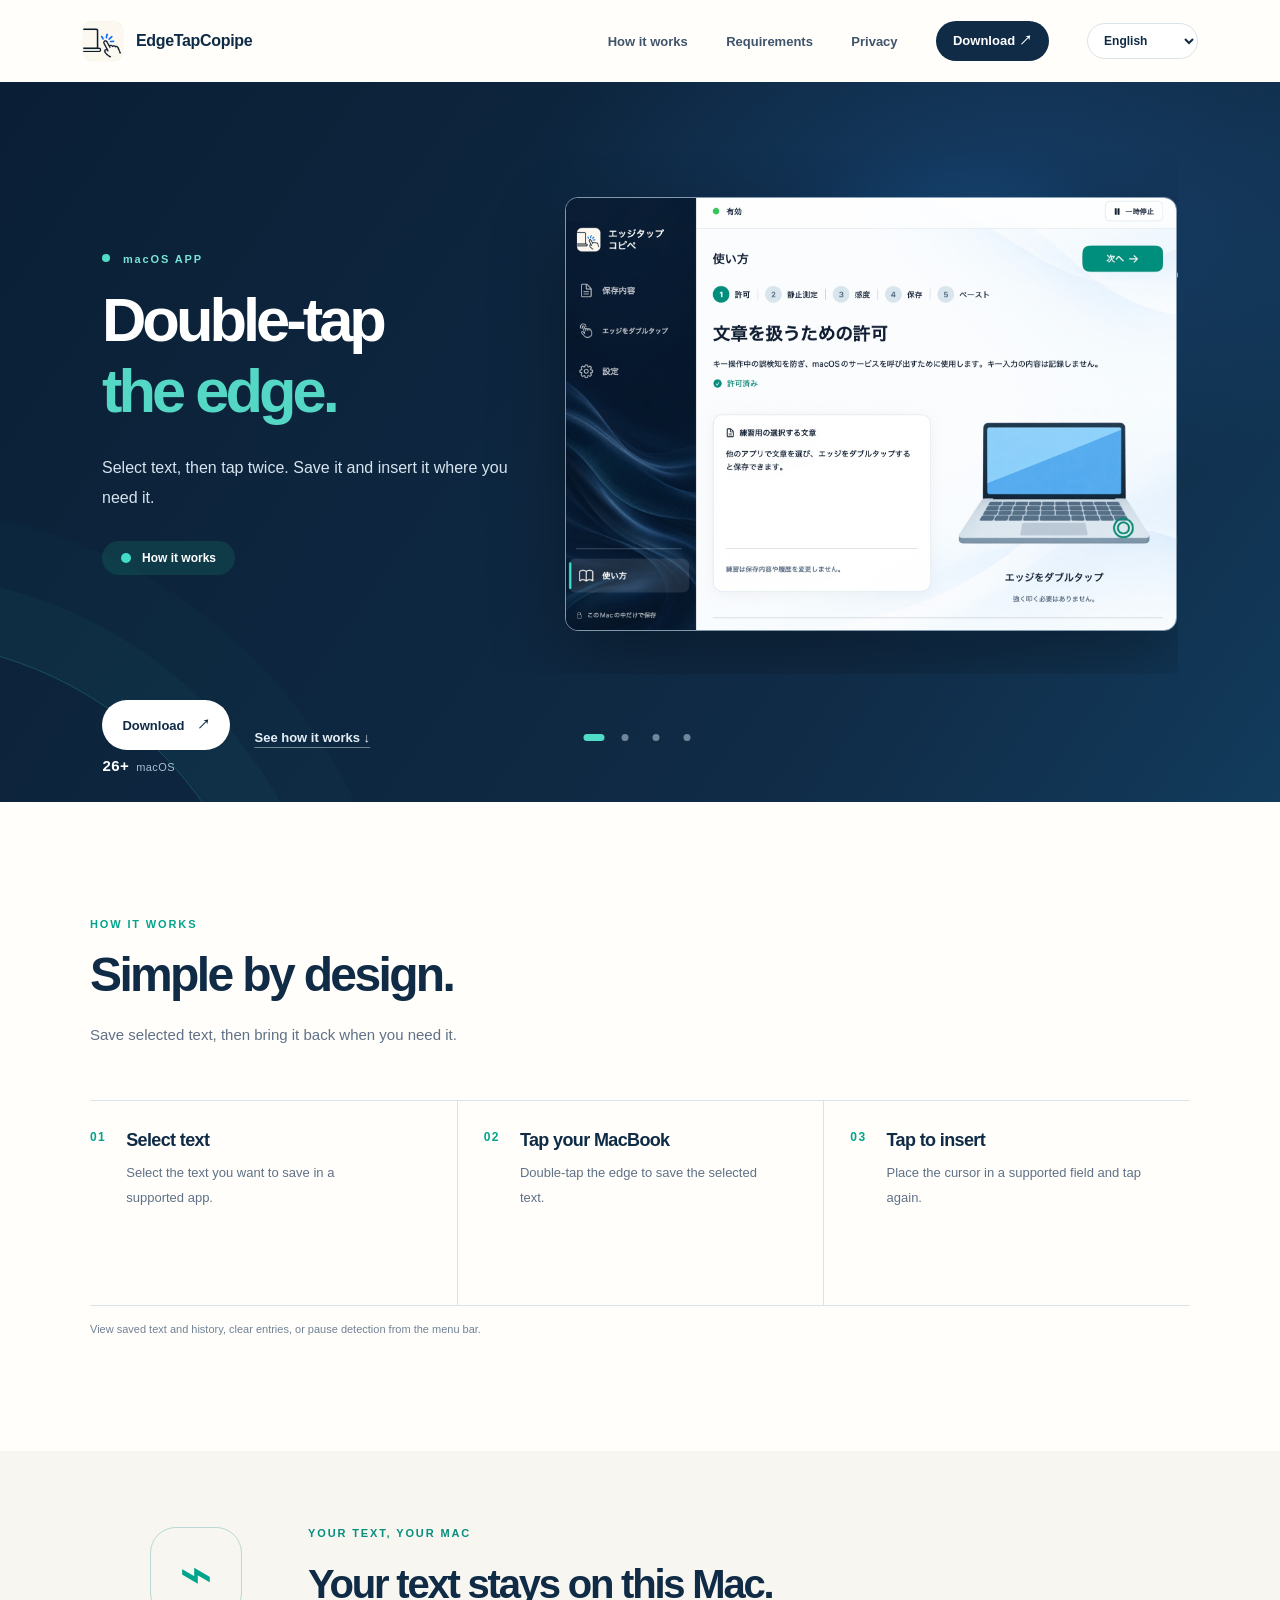
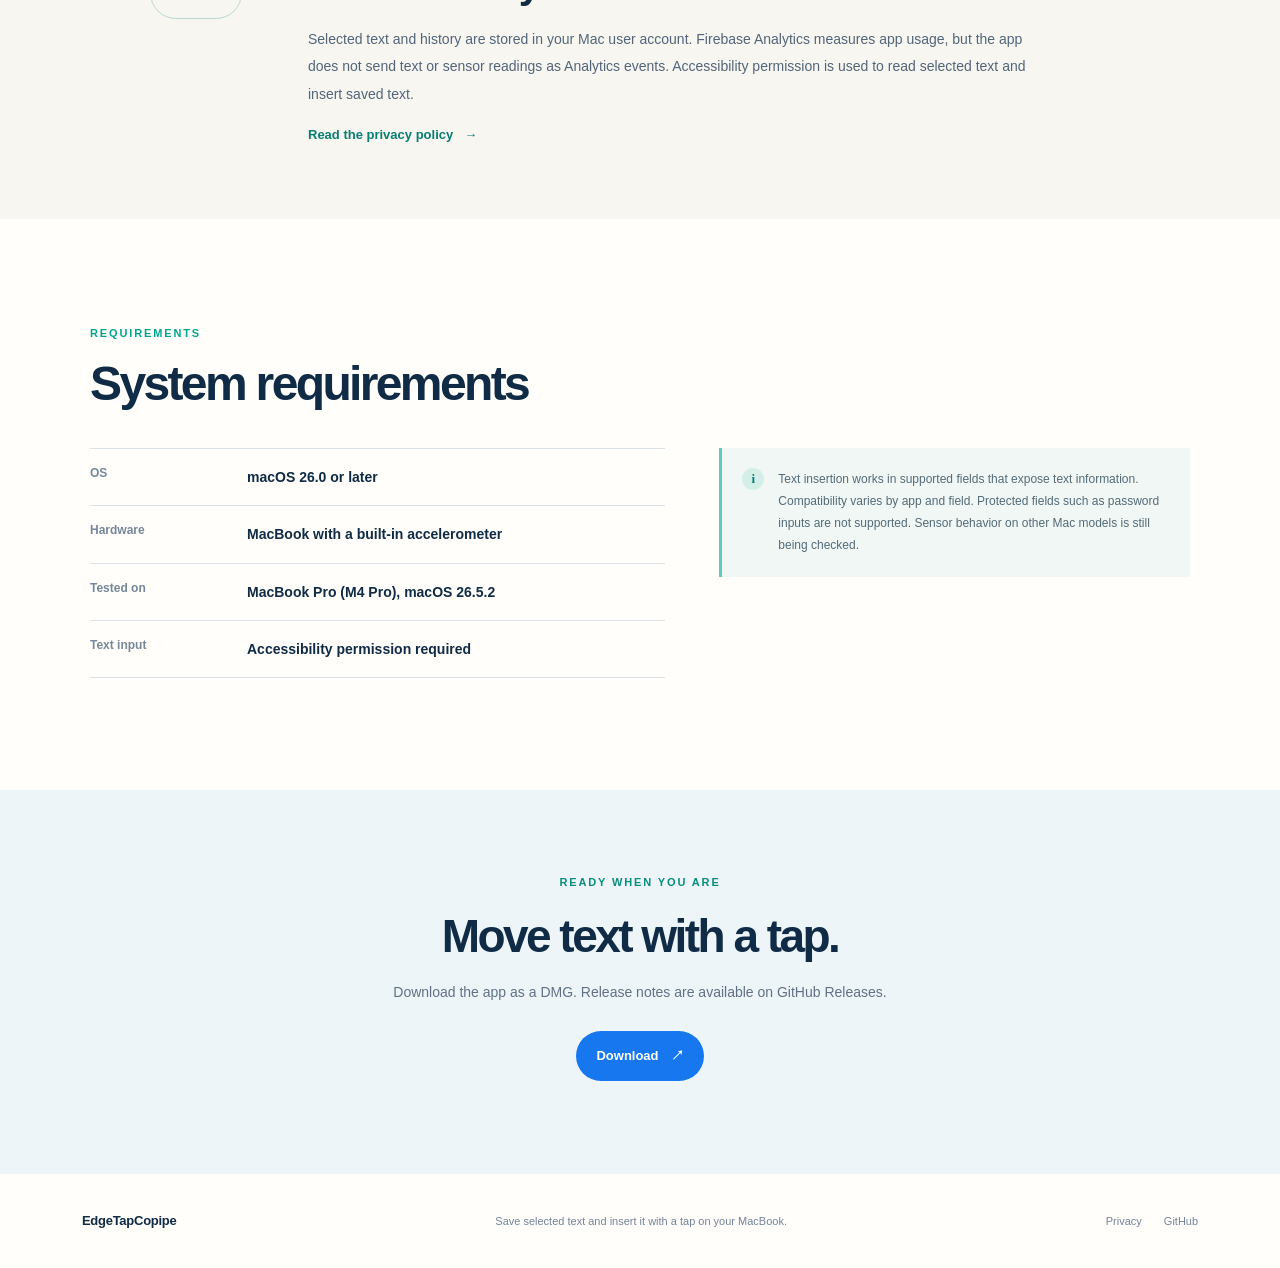
<file: index.html>
<!doctype html>
<html lang="ja">
<head>
  <meta charset="utf-8">
  <meta name="viewport" content="width=device-width, initial-scale=1">
  <meta name="theme-color" content="#102b46">
  <meta name="description" content="選んだ文章をMac本体のタップで保存し、対応する入力欄へ入力するmacOSアプリ EdgeTapCopipe。">
  <title>EdgeTapCopipe — 選んで、タップ。</title>
  <link rel="icon" href="assets/brand-icon.png" type="image/png">
  <link rel="stylesheet" href="styles.css">
</head>
<body data-page="home">
  <header class="site-header">
    <a class="brand" href="./" aria-label="EdgeTapCopipe ホーム">
      <img src="assets/brand-icon.png" alt="" width="42" height="42">
      <span>EdgeTapCopipe</span>
    </a>
    <nav aria-label="メインナビゲーション">
      <a href="#how-to" data-i18n="nav.how">使い方</a>
      <a href="#requirements" data-i18n="nav.requirements">動作環境</a>
      <a href="privacy.html" data-i18n="nav.privacy">プライバシー</a>
      <a class="nav-download" href="downloads/EdgeTapCopipe.dmg" download><span data-i18n="common.download">ダウンロード</span> <span aria-hidden="true">↗</span></a>
      <label class="language-control">
        <span class="visually-hidden" data-i18n="languageLabel">表示言語</span>
        <select class="language-select" data-language-select aria-label="表示言語">
          <option value="ja">日本語</option>
          <option value="en">English</option>
          <option value="es">Español</option>
          <option value="ko">한국어</option>
          <option value="zh-Hans">简体中文</option>
          <option value="zh-Hant">繁體中文</option>
        </select>
      </label>
    </nav>
  </header>

  <main>
    <section class="hero" data-carousel aria-label="EdgeTapCopipeの紹介" aria-roledescription="カルーセル">
      <div class="hero-carousel">
        <div class="hero-track" data-hero-track>
          <article class="hero-slide" data-slide aria-label="1 / 4" aria-roledescription="スライド">
            <div class="hero-copy">
              <p class="eyebrow"><span class="eyebrow-dot"></span> <span data-i18n="hero.eyebrow">macOS アプリケーション</span></p>
              <h1 id="hero-title"><span data-hero-title>エッジを</span><br><span data-hero-title-emphasis>ダブルタップ。</span></h1>
              <p class="hero-lede" data-hero-description>文章を選んで、2回タップ。保存から入力まで、直感的に。</p>
              <p class="hero-feature-label"><span class="feature-label-dot" aria-hidden="true"></span><span data-hero-label>かんたんな使い方</span></p>
            </div>
            <div class="hero-visual"><div class="visual-glow" aria-hidden="true"></div><img src="assets/store-slides/01-double-tap.jpg" alt="エッジをダブルタップする使い方画面" width="1807" height="1280"></div>
          </article>
          <article class="hero-slide" data-slide aria-label="2 / 4" aria-roledescription="スライド" aria-hidden="true">
            <div class="hero-copy">
              <p class="eyebrow"><span class="eyebrow-dot"></span> <span data-i18n="hero.eyebrow">macOS アプリケーション</span></p>
              <h2><span data-hero-title>文章を保存。</span><br><span data-hero-title-emphasis>次の入力先へ。</span></h2>
              <p class="hero-lede" data-hero-description>選んだ文章を専用枠に保存。履歴からペースト内容を選べます。</p>
              <p class="hero-feature-label"><span class="feature-label-dot" aria-hidden="true"></span><span data-hero-label>保存内容と履歴</span></p>
            </div>
            <div class="hero-visual"><div class="visual-glow" aria-hidden="true"></div><img src="assets/store-slides/02-saved-text.jpg" alt="保存した文章と履歴の画面" width="1807" height="1280" loading="lazy"></div>
          </article>
          <article class="hero-slide" data-slide aria-label="3 / 4" aria-roledescription="スライド" aria-hidden="true">
            <div class="hero-copy">
              <p class="eyebrow"><span class="eyebrow-dot"></span> <span data-i18n="hero.eyebrow">macOS アプリケーション</span></p>
              <h2><span data-hero-title>反応を、</span><br><span data-hero-title-emphasis>自分好みに。</span></h2>
              <p class="hero-lede" data-hero-description>感度を調整して、使う場所に合わせて振動を測定。</p>
              <p class="hero-feature-label"><span class="feature-label-dot" aria-hidden="true"></span><span data-hero-label>反応の調整</span></p>
            </div>
            <div class="hero-visual"><div class="visual-glow" aria-hidden="true"></div><img src="assets/store-slides/03-sensitivity.jpg" alt="感度調整と周囲の振動測定の画面" width="1807" height="1280" loading="lazy"></div>
          </article>
          <article class="hero-slide" data-slide aria-label="4 / 4" aria-roledescription="スライド" aria-hidden="true">
            <div class="hero-copy">
              <p class="eyebrow"><span class="eyebrow-dot"></span> <span data-i18n="hero.eyebrow">macOS アプリケーション</span></p>
              <h2 class="is-compact"><span data-hero-title>クリップボードに</span><br><span data-hero-title-emphasis>触れずに使う。</span></h2>
              <p class="hero-lede" data-hero-description>保存した文章と履歴はこのMacの中だけに。</p>
              <p class="hero-feature-label"><span class="feature-label-dot" aria-hidden="true"></span><span data-hero-label>プライバシーと設定</span></p>
            </div>
            <div class="hero-visual"><div class="visual-glow" aria-hidden="true"></div><img src="assets/store-slides/04-settings.jpg" alt="文章の操作とアクセシビリティ設定の画面" width="1807" height="1280" loading="lazy"></div>
          </article>
        </div>
      </div>
      <div class="hero-persistent" aria-label="固定操作">
        <div class="hero-actions">
          <div class="hero-release-group">
            <a class="button button-light" href="downloads/EdgeTapCopipe.dmg" download><span data-i18n="hero.download">ダウンロード</span> <span aria-hidden="true">↗</span></a>
            <span class="hero-meta" aria-label="必要なmacOSバージョン" data-i18n-aria="hero.metaLabel"><strong>26+</strong> <span data-i18n="hero.meta.os">macOS</span></span>
          </div>
          <a class="text-link" href="#how-to"><span data-i18n="hero.learn">使い方を見る</span> <span aria-hidden="true">↓</span></a>
        </div>
        <div class="carousel-dots" role="group" aria-label="紹介画像を選択">
          <button class="carousel-dot is-active" type="button" data-slide-to="0" aria-label="1枚目：エッジをダブルタップ" aria-current="true"><span></span></button>
          <button class="carousel-dot" type="button" data-slide-to="1" aria-label="2枚目：文章を保存" aria-current="false"><span></span></button>
          <button class="carousel-dot" type="button" data-slide-to="2" aria-label="3枚目：反応を自分好みに調整" aria-current="false"><span></span></button>
          <button class="carousel-dot" type="button" data-slide-to="3" aria-label="4枚目：クリップボードに触れずに使う" aria-current="false"><span></span></button>
        </div>
      </div>
    </section>

    <section class="how-section section-wrap" id="how-to" aria-labelledby="how-title">
      <div class="section-heading">
        <p class="eyebrow eyebrow-dark" data-i18n="how.eyebrow">HOW IT WORKS</p>
        <h2 id="how-title" data-i18n="how.title">操作は、シンプル。</h2>
        <p data-i18n="how.description">文章を選んで保存し、必要な場所で呼び出します。</p>
      </div>
      <ol class="steps">
        <li>
          <span class="step-number">01</span>
          <div><h3 data-i18n="how.step1.title">文章を選ぶ</h3><p data-i18n="how.step1.description">対応するアプリで、保存したい文章を選択します。</p></div>
        </li>
        <li>
          <span class="step-number">02</span>
          <div><h3 data-i18n="how.step2.title">Mac本体をタップ</h3><p data-i18n="how.step2.description">基本はダブルタップ。選択中の文章が専用枠に保存されます。</p></div>
        </li>
        <li>
          <span class="step-number">03</span>
          <div><h3 data-i18n="how.step3.title">入力先でもう一度</h3><p data-i18n="how.step3.description">入力位置を選び、本体をタップ。保存した文章を対応欄へ入力します。</p></div>
        </li>
      </ol>
      <p class="steps-footnote" data-i18n="how.footnote">メニューバーから保存内容や履歴を確認でき、文章の消去や一時停止も行えます。</p>
    </section>

    <section class="privacy-band" aria-labelledby="privacy-heading">
      <div class="privacy-band-inner">
        <div class="privacy-mark" aria-hidden="true">⌁</div>
        <div>
          <p class="eyebrow" data-i18n="privacy.eyebrow">YOUR TEXT, YOUR MAC</p>
          <h2 id="privacy-heading" data-i18n="privacy.title">文章は、このMacの中に。</h2>
          <p data-i18n="privacy.summary">選択して保存した文章と履歴は、このMacのユーザー領域に保存されます。Firebase Analyticsでアプリの利用状況を計測しますが、文章やセンサー測定値をAnalyticsへ送る処理はありません。アクセシビリティ許可は、選択した文章の取得と保存文章の入力に使います。</p>
          <a class="privacy-link" href="privacy.html"><span data-i18n="privacy.read">プライバシーポリシーを読む</span> <span aria-hidden="true">→</span></a>
        </div>
      </div>
    </section>

    <section class="requirements section-wrap" id="requirements" aria-labelledby="requirements-title">
      <div class="section-heading">
        <p class="eyebrow eyebrow-dark" data-i18n="requirements.eyebrow">REQUIREMENTS</p>
        <h2 id="requirements-title" data-i18n="requirements.title">動作環境と対応範囲</h2>
      </div>
      <div class="requirements-content">
        <dl class="spec-list">
          <div><dt data-i18n="requirements.os">OS</dt><dd data-i18n="requirements.osValue">macOS 26.0以降</dd></div>
          <div><dt data-i18n="requirements.hardware">ハードウェア</dt><dd data-i18n="requirements.hardwareValue">内蔵加速度センサーを搭載したMacBook</dd></div>
          <div><dt data-i18n="requirements.tested">確認済み環境</dt><dd data-i18n="requirements.testedValue">MacBook Pro（M4 Pro）、macOS 26.5.2</dd></div>
          <div><dt data-i18n="requirements.accessibility">入力連携</dt><dd data-i18n="requirements.accessibilityValue">アクセシビリティ許可が必要</dd></div>
        </dl>
        <div class="compat-note">
          <span class="note-icon" aria-hidden="true">i</span>
          <p data-i18n="requirements.note">入力連携は、文字情報を公開する対応欄で動作します。すべてのアプリや入力欄での動作を保証するものではありません。パスワード欄などの保護された入力欄では操作しません。ほかのMac機種でのセンサー動作は確認中です。</p>
        </div>
      </div>
    </section>

    <section class="download-section" id="download" aria-labelledby="download-title">
      <div class="download-content">
        <p class="eyebrow" data-i18n="download.eyebrow">READY WHEN YOU ARE</p>
        <h2 id="download-title" data-i18n="download.title">タップで、文章をつなぐ。</h2>
        <p data-i18n="download.description">アプリ本体をDMG形式で直接ダウンロードできます。リリースノートはGitHub Releasesで確認できます。</p>
        <a class="button button-blue" href="downloads/EdgeTapCopipe.dmg" download><span data-i18n="download.button">ダウンロード</span> <span aria-hidden="true">↗</span></a>
      </div>
    </section>
  </main>

  <footer class="site-footer">
    <a class="footer-brand" href="./">EdgeTapCopipe</a>
    <span data-i18n="footer.tagline">Mac本体のタップで、選択した文章を保存・入力。</span>
    <div><a href="privacy.html" data-i18n="nav.privacy">プライバシー</a><a href="https://github.com/p-kiba/EdgeTapCopipe" target="_blank" rel="noreferrer">GitHub</a></div>
  </footer>
  <script src="language.js" defer></script>
  <script src="carousel.js" defer></script>
</body>
</html>
</file>
<file: styles.css>
@charset "utf-8";

:root {
  color-scheme: light;
  --navy: #102b46;
  --navy-deep: #0a1f35;
  --blue: #1677ee;
  --blue-bright: #2f8cff;
  --teal: #00a58c;
  --cream: #f7f6f1;
  --paper: #fffefa;
  --ink: #15263a;
  --muted: #607187;
  --line: #dbe3e8;
}

* { box-sizing: border-box; }
html { scroll-behavior: smooth; }
body {
  margin: 0;
  background: var(--paper);
  color: var(--ink);
  font-family: -apple-system, BlinkMacSystemFont, "Hiragino Sans", "Yu Gothic UI", Meiryo, sans-serif;
  -webkit-font-smoothing: antialiased;
}
a { color: inherit; }
a:focus-visible { outline: 3px solid #2f8cff; outline-offset: 4px; border-radius: 4px; }

.site-header {
  height: 82px;
  padding: 0 clamp(22px, 6.4vw, 104px);
  display: flex;
  align-items: center;
  justify-content: space-between;
  gap: 28px;
  background: var(--paper);
}
.brand, .footer-brand { display: inline-flex; align-items: center; gap: 12px; color: var(--navy); font-size: 16px; font-weight: 750; text-decoration: none; letter-spacing: -.02em; }
.brand img { display: block; border-radius: 11px; }
.site-header nav { display: flex; align-items: center; gap: clamp(17px, 3vw, 42px); }
.site-header nav a { color: #40546b; font-size: 13px; font-weight: 650; text-decoration: none; white-space: nowrap; }
.site-header nav a:hover, .site-footer a:hover { color: var(--blue); }
.site-header nav .nav-download { padding: 11px 17px; border-radius: 999px; background: var(--navy); color: white; }
.site-header nav .nav-download:hover { background: var(--blue); color: white; }
.language-control { display: inline-flex; align-items: center; }
.language-select { max-width: 145px; padding: 9px 29px 9px 12px; border: 1px solid var(--line); border-radius: 999px; background: white; color: var(--navy); font: inherit; font-size: 12px; font-weight: 650; cursor: pointer; }
.language-select:focus-visible { outline: 3px solid #2f8cff; outline-offset: 3px; }
.visually-hidden { position: absolute; width: 1px; height: 1px; padding: 0; margin: -1px; overflow: hidden; clip: rect(0, 0, 0, 0); white-space: nowrap; border: 0; }

.hero {
  min-height: 720px;
  padding: 72px clamp(22px, 8vw, 132px) 124px;
  position: relative;
  overflow: hidden;
  background:
    radial-gradient(ellipse at 78% 18%, rgba(44, 130, 221, .22), transparent 34%),
    linear-gradient(125deg, var(--navy-deep), var(--navy) 70%, #123b5c);
  color: white;
}
.hero::after {
  content: "";
  position: absolute;
  width: 760px;
  height: 760px;
  left: -490px;
  bottom: -600px;
  border: 1px solid rgba(72, 219, 204, .24);
  border-radius: 50%;
  box-shadow: 0 0 0 66px rgba(72, 219, 204, .035), 0 0 0 132px rgba(72, 219, 204, .025);
  pointer-events: none;
}
.hero-carousel { height: clamp(520px, 40vw, 585px); position: relative; overflow: hidden; }
.hero-track { width: 500%; height: 100%; display: flex; align-items: stretch; transform: translateX(0); transition: transform .78s cubic-bezier(.22, .72, .18, 1); will-change: transform; }
.hero-slide { width: 20%; flex: 0 0 20%; min-width: 0; height: 100%; display: grid; grid-template-columns: minmax(300px, .82fr) minmax(0, 1.18fr); column-gap: 3vw; align-items: center; }
.hero-slide[aria-hidden="true"] { pointer-events: none; }
.hero-copy { max-width: 590px; position: relative; z-index: 1; }
.eyebrow { margin: 0 0 20px; color: #78e4d5; font-size: 11px; font-weight: 800; letter-spacing: .17em; }
.eyebrow-dot, .status-dot { display: inline-block; width: 8px; height: 8px; margin-right: 8px; border-radius: 50%; background: #50ddc7; vertical-align: 1px; }
.hero-slide h1, .hero-slide h2 { margin: 0; font-size: clamp(36px, 4.8vw, 68px); font-weight: 760; line-height: 1.15; letter-spacing: -.065em; }
.hero-slide h1.is-compact, .hero-slide h2.is-compact { font-size: clamp(32px, 3.7vw, 52px); }
.hero-slide [data-hero-title-emphasis] { color: #55d7c5; }
.hero-lede { max-width: 440px; margin: 26px 0 0; color: #d7e4ef; font-size: 16px; line-height: 1.9; }
.hero-actions { display: flex; align-items: center; flex-wrap: wrap; gap: 25px; margin: 0; }
.hero-feature-label { width: fit-content; margin: 27px 0 0; padding: 10px 19px; display: flex; align-items: center; gap: 11px; border-radius: 999px; background: rgba(16, 63, 75, .88); color: white; font-size: 12px; font-weight: 700; }
.feature-label-dot { width: 10px; height: 10px; flex: 0 0 auto; border-radius: 50%; background: #42dccb; }
.button { min-height: 50px; padding: 0 20px; display: inline-flex; align-items: center; justify-content: center; gap: 12px; border-radius: 999px; font-size: 13px; font-weight: 750; text-decoration: none; transition: transform .18s ease, background-color .18s ease; }
.button:hover { transform: translateY(-2px); }
.button-light { background: white; color: var(--navy); }
.button-light:hover { background: #e6f4ff; }
.text-link { color: #e4eff8; font-size: 13px; font-weight: 700; text-decoration-color: rgba(228,239,248,.45); text-underline-offset: 5px; }
.hero-visual { min-width: 0; position: relative; align-self: stretch; display: flex; align-items: center; }
.visual-glow { position: absolute; top: 5%; right: 2%; width: 70%; aspect-ratio: 1; border-radius: 50%; background: rgba(42, 133, 219, .16); filter: blur(32px); }
.hero-visual img { display: block; width: 100%; height: auto; position: relative; z-index: 1; border: 1px solid rgba(214, 232, 247, .58); border-radius: 13px; box-shadow: 0 26px 76px rgba(0, 0, 0, .32); }
.hero-persistent { position: absolute; z-index: 4; right: clamp(22px, 8vw, 132px); bottom: 28px; left: clamp(22px, 8vw, 132px); display: flex; align-items: center; justify-content: space-between; gap: 24px; }
.hero-release-group { display: flex; flex-direction: column; align-items: flex-start; gap: 7px; }
.carousel-dots { position: absolute; left: 50%; display: flex; align-items: center; gap: 9px; transform: translateX(-50%); }
.carousel-dot { width: 22px; height: 22px; padding: 0; display: grid; place-items: center; border: 0; border-radius: 50%; background: transparent; cursor: pointer; }
.carousel-dot span { width: 7px; height: 7px; border-radius: 50%; background: rgba(220, 237, 249, .48); transition: width .2s ease, background-color .2s ease; }
.carousel-dot.is-active span { width: 21px; border-radius: 999px; background: #50ddc7; }
.carousel-dot:focus-visible { outline: 2px solid #78e4d5; outline-offset: 3px; }
.hero-meta { display: flex; align-items: baseline; gap: 7px; color: #a9c1d5; font-size: 11px; letter-spacing: .04em; white-space: nowrap; }
.hero-meta span { display: flex; align-items: baseline; gap: 7px; }
.hero-meta strong { color: white; font-size: 15px; }

.section-wrap { max-width: 1180px; margin: 0 auto; padding: 116px 40px; }
.section-heading { max-width: 670px; margin-bottom: 52px; }
.eyebrow-dark { margin-bottom: 15px; color: var(--teal); }
.section-heading h2, .privacy-band h2, .download-content h2 { margin: 0; color: var(--navy); font-size: clamp(30px, 4vw, 48px); font-weight: 740; line-height: 1.25; letter-spacing: -.055em; }
.section-heading > p:last-child { margin: 16px 0 0; color: var(--muted); font-size: 15px; line-height: 1.8; }
.steps { padding: 0; margin: 0; display: grid; grid-template-columns: repeat(3, 1fr); list-style: none; border-top: 1px solid var(--line); border-bottom: 1px solid var(--line); }
.steps li { min-height: 204px; padding: 29px 28px 25px 0; display: flex; gap: 20px; }
.steps li + li { padding-left: 26px; border-left: 1px solid var(--line); }
.step-number { flex: 0 0 auto; color: var(--teal); font-size: 12px; font-weight: 800; letter-spacing: .12em; }
.steps h3 { margin: 0 0 10px; color: var(--navy); font-size: 18px; letter-spacing: -.035em; }
.steps p { max-width: 260px; margin: 0; color: var(--muted); font-size: 13px; line-height: 1.9; }
.steps-footnote { margin: 17px 0 0; color: #718196; font-size: 11px; }

.privacy-band { padding: 76px 28px; background: var(--cream); }
.privacy-band-inner { max-width: 980px; margin: auto; display: grid; grid-template-columns: 120px 1fr; gap: 38px; align-items: start; }
.privacy-mark { width: 92px; height: 92px; display: grid; place-items: center; border: 1px solid #bad8d3; border-radius: 26px; color: var(--teal); font-size: 57px; font-weight: 300; }
.privacy-band .eyebrow { color: #078e7c; }
.privacy-band h2 { font-size: clamp(28px, 4vw, 40px); }
.privacy-band p:not(.eyebrow) { max-width: 720px; margin: 17px 0 0; color: #526579; font-size: 14px; line-height: 1.95; }
.privacy-link { display: inline-flex; gap: 11px; margin-top: 19px; color: #087f72; font-size: 13px; font-weight: 750; text-decoration: none; }
.privacy-link:hover { text-decoration: underline; text-underline-offset: 4px; }

.requirements { padding-top: 108px; padding-bottom: 112px; }
.requirements .section-heading { margin-bottom: 34px; }
.requirements-content { display: grid; grid-template-columns: 1.1fr .9fr; gap: 54px; align-items: start; }
.spec-list { margin: 0; border-top: 1px solid var(--line); }
.spec-list > div { padding: 17px 0; display: grid; grid-template-columns: 142px 1fr; gap: 15px; border-bottom: 1px solid var(--line); }
.spec-list dt { color: #76879a; font-size: 12px; font-weight: 700; }
.spec-list dd { margin: 0; color: var(--navy); font-size: 14px; font-weight: 650; line-height: 1.6; }
.compat-note { padding: 20px; display: flex; gap: 14px; border-left: 3px solid #61c9bb; background: #f1f7f5; }
.note-icon { flex: 0 0 22px; width: 22px; height: 22px; display: grid; place-items: center; border-radius: 50%; background: #d4eee8; color: #087f72; font: 700 13px Georgia, serif; }
.compat-note p { margin: 0; color: #536b78; font-size: 12px; line-height: 1.85; }

.download-section { padding: 86px 24px 93px; text-align: center; background: #eef5f8; }
.download-content { max-width: 710px; margin: auto; }
.download-content .eyebrow { color: #078e7c; }
.download-content h2 { font-size: clamp(29px, 4.2vw, 46px); }
.download-content > p:not(.eyebrow) { margin: 15px 0 26px; color: var(--muted); font-size: 14px; line-height: 1.7; }
.button-blue { background: var(--blue); color: white; }
.button-blue:hover { background: #075ec8; }

.site-footer { min-height: 94px; padding: 25px clamp(22px, 6.4vw, 104px); display: flex; align-items: center; justify-content: space-between; gap: 24px; color: #748499; font-size: 11px; }
.footer-brand { color: var(--navy); font-size: 13px; }
.site-footer > div { display: flex; gap: 22px; }
.site-footer a { text-decoration: none; }

.policy-page { min-height: 75vh; padding: 76px 24px 110px; background: #fbfbf8; }
.policy-heading { max-width: 900px; margin: 0 auto 42px; }
.policy-heading h1 { margin: 0; color: var(--navy); font-size: clamp(34px, 5vw, 58px); letter-spacing: -.06em; }
.policy-heading > p:last-child { margin: 15px 0 0; color: #7a8997; font-size: 12px; }
.policy-content { max-width: 900px; margin: auto; color: #45596e; font-size: 14px; line-height: 2; }
.policy-content > p:first-child { padding: 20px 22px; border-left: 3px solid var(--teal); background: white; }
.policy-content h2 { margin: 41px 0 11px; color: var(--navy); font-size: 20px; letter-spacing: -.035em; }
.policy-content p { margin: 0 0 16px; }
.policy-content ul { padding-left: 1.35em; margin: 0 0 15px; }
.policy-content li { padding-left: .2em; margin: 0 0 9px; }
.policy-content a { color: #096fbd; text-underline-offset: 3px; }
.policy-back { margin-top: 55px !important; }

@media (max-width: 900px) {
  .hero { padding-top: 64px; padding-right: 6vw; padding-left: 6vw; }
  .hero-carousel { height: clamp(530px, 65vw, 585px); }
  .hero-slide { grid-template-columns: minmax(0, .9fr) minmax(0, 1.1fr); column-gap: 2vw; }
  .hero-slide h1, .hero-slide h2 { font-size: clamp(34px, 5.2vw, 48px); }
  .hero-slide h1.is-compact, .hero-slide h2.is-compact { font-size: clamp(31px, 4.1vw, 40px); }
  .hero-persistent { right: 6vw; left: 6vw; flex-direction: column; align-items: stretch; gap: 12px; }
  .hero-actions { gap: 17px; }
  .hero-persistent .carousel-dots { position: relative; left: auto; align-self: center; transform: none; }
  .requirements-content { gap: 30px; }
  .spec-list > div { grid-template-columns: 112px 1fr; }
}
@media (max-width: 680px) {
  .site-header { height: auto; min-height: 70px; padding: 13px 20px; align-items: flex-start; flex-direction: column; gap: 10px; }
  .brand { font-size: 14px; }
  .brand img { width: 34px; height: 34px; }
  .site-header nav { width: 100%; justify-content: space-between; flex-wrap: wrap; gap: 8px; }
  .site-header nav a { font-size: 10px; }
  .site-header nav .nav-download { padding: 8px 11px; }
  .language-select { max-width: 112px; padding: 7px 24px 7px 9px; font-size: 10px; }
  .hero { min-height: initial; padding: 48px 22px 26px; }
  .hero-carousel { height: 690px; }
  .hero-slide { grid-template-columns: minmax(0, 1fr); grid-template-rows: auto 1fr; align-content: start; gap: 24px; }
  .hero-copy { padding: 0 2px; }
  .hero-slide .eyebrow { margin-bottom: 14px; }
  .hero-slide h1, .hero-slide h2 { font-size: clamp(33px, 10.7vw, 54px); }
  .hero-slide h1.is-compact, .hero-slide h2.is-compact { font-size: clamp(29px, 8.7vw, 46px); }
  .hero-lede { font-size: 14px; margin-top: 17px; }
  .hero-feature-label { margin-top: 16px; padding: 8px 15px; }
  .button { min-height: 46px; padding: 0 16px; font-size: 12px; }
  .hero-visual { min-height: 0; align-items: flex-start; margin: 0 -2px; }
  .hero-visual img { border-radius: 8px; }
  .hero-persistent { position: relative; inset: auto; margin-top: 5px; flex-direction: column; align-items: stretch; gap: 19px; }
  .hero-persistent .hero-actions { gap: 19px; }
  .hero-release-group { gap: 5px; }
  .hero-persistent .carousel-dots { position: relative; left: auto; align-self: center; transform: none; }
  .carousel-dot { width: 20px; height: 20px; }
  .hero-meta { font-size: 9px; }
  .hero-meta strong { font-size: 13px; }
  .section-wrap { padding: 76px 23px; }
  .section-heading { margin-bottom: 34px; }
  .section-heading h2, .privacy-band h2 { font-size: 31px; }
  .steps { display: block; }
  .steps li { min-height: auto; padding: 23px 0; }
  .steps li + li { padding-left: 0; border-left: 0; border-top: 1px solid var(--line); }
  .steps p { max-width: none; }
  .privacy-band { padding: 55px 23px; }
  .privacy-band-inner { grid-template-columns: 1fr; gap: 21px; }
  .privacy-mark { width: 68px; height: 68px; border-radius: 20px; font-size: 45px; }
  .requirements-content { grid-template-columns: 1fr; gap: 26px; }
  .spec-list > div { grid-template-columns: 96px 1fr; gap: 10px; }
  .spec-list dd { font-size: 13px; }
  .download-section { padding: 67px 22px; }
  .site-footer { align-items: flex-start; flex-wrap: wrap; gap: 10px 18px; }
  .site-footer > span { order: 2; width: 100%; }
  .site-footer > div { margin-left: auto; }
  .policy-page { padding: 55px 22px 76px; }
  .policy-content { font-size: 13px; }
}
@media (prefers-reduced-motion: reduce) {
  html { scroll-behavior: auto; }
  *, *::before, *::after { transition-duration: .01ms !important; animation-duration: .01ms !important; animation-iteration-count: 1 !important; }
  .hero-track { transition: none; }
}
</file>
